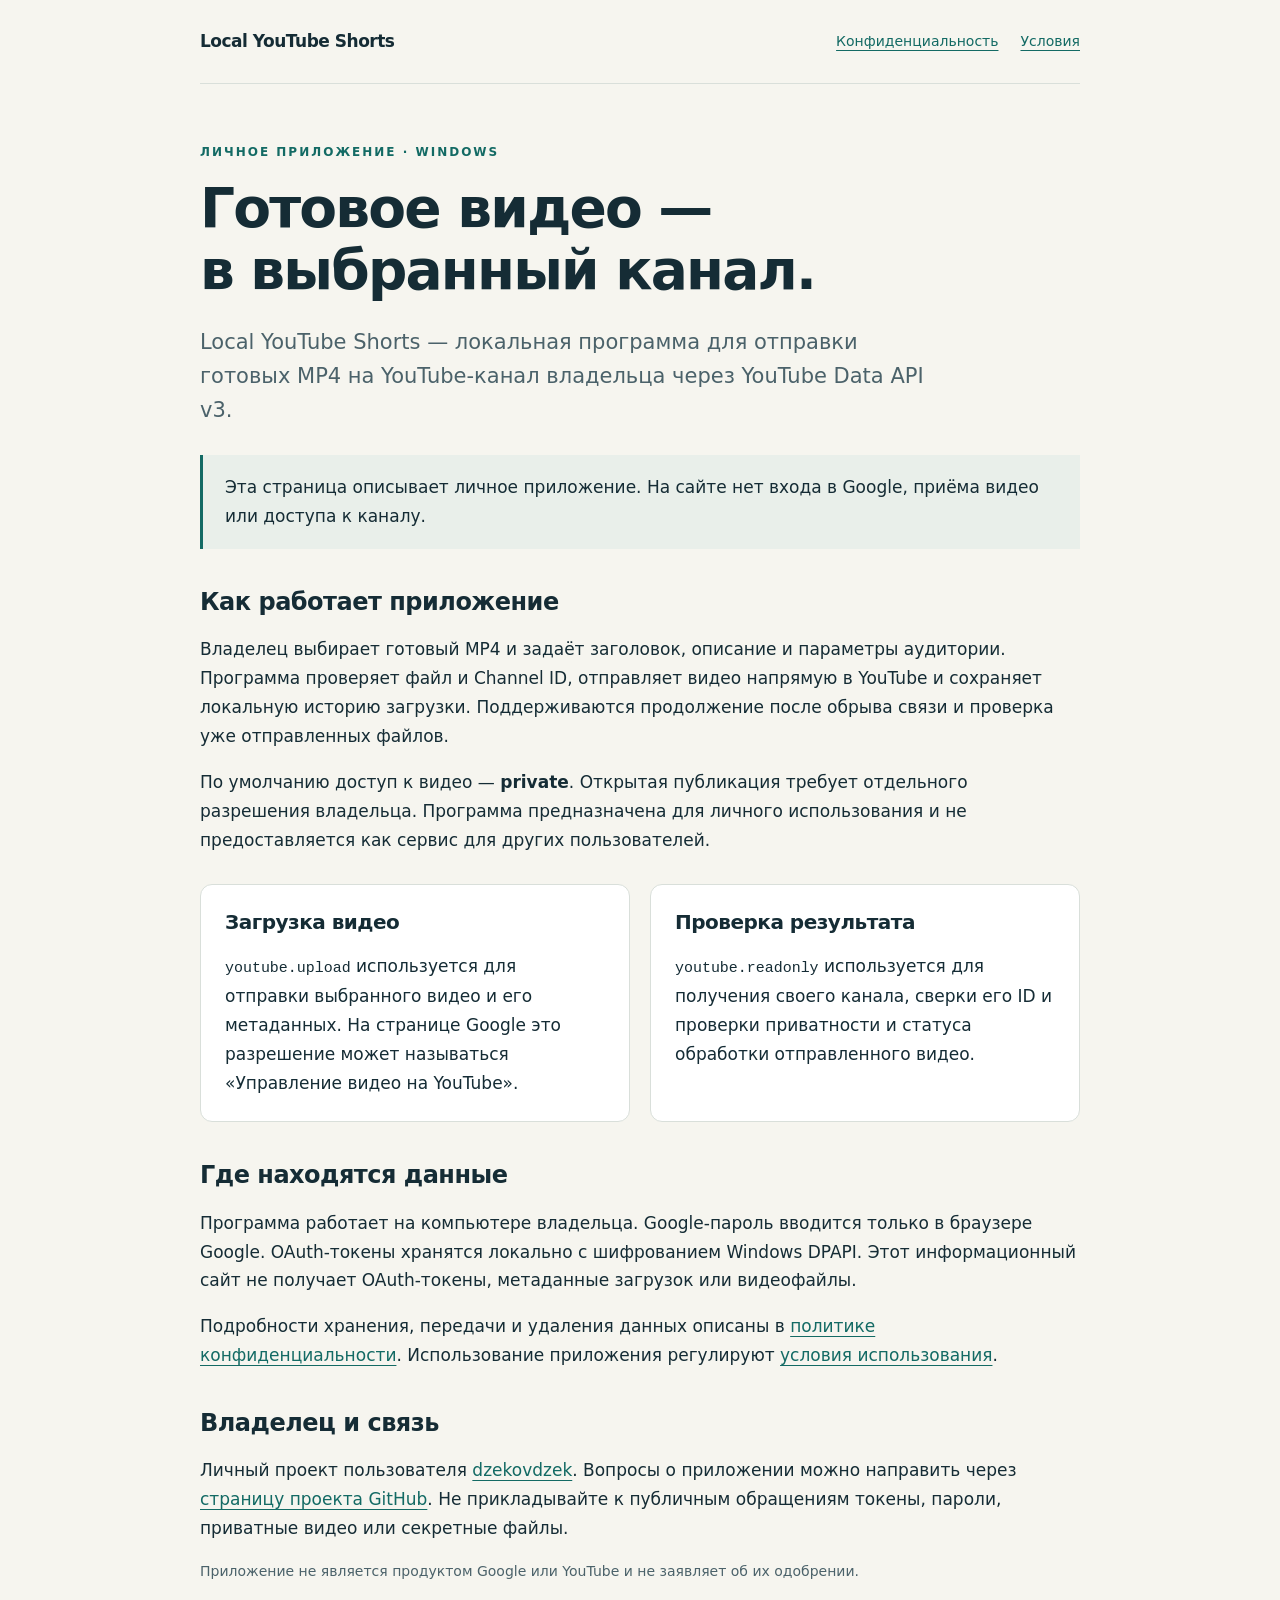
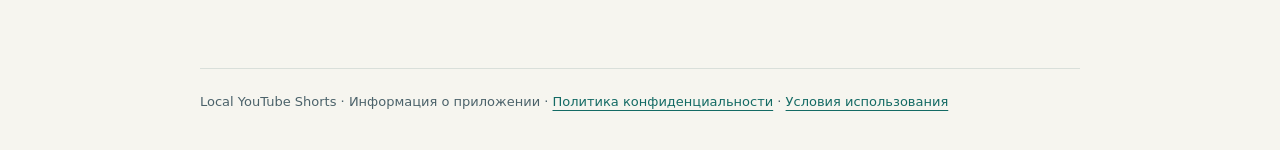
<file: index.html>
<!doctype html>
<html lang="ru"><head><meta charset="utf-8"><meta name="viewport" content="width=device-width,initial-scale=1"><meta name="google-site-verification" content="c-4CZGrelzIzql3KWDiQj2Z44vmmpo_HIqvW35C35YI"><meta name="description" content="Local YouTube Shorts — личный локальный загрузчик готовых видео в YouTube через официальный API."><title>Local YouTube Shorts — локальный загрузчик</title><link rel="stylesheet" href="style.css"></head>
<body><header><a class="brand" href="index.html">Local YouTube Shorts</a><nav aria-label="Документы"><a href="privacy.html">Конфиденциальность</a><a href="terms.html">Условия</a></nav></header>
<main><div class="eyebrow">Личное приложение · Windows</div><h1>Готовое видео —<br>в выбранный канал.</h1><p class="lead">Local YouTube Shorts — локальная программа для отправки готовых MP4 на YouTube-канал владельца через YouTube Data API v3.</p><div class="note">Эта страница описывает личное приложение. На сайте нет входа в Google, приёма видео или доступа к каналу.</div>
<h2>Как работает приложение</h2><p>Владелец выбирает готовый MP4 и задаёт заголовок, описание и параметры аудитории. Программа проверяет файл и Channel ID, отправляет видео напрямую в YouTube и сохраняет локальную историю загрузки. Поддерживаются продолжение после обрыва связи и проверка уже отправленных файлов.</p><p>По умолчанию доступ к видео — <strong>private</strong>. Открытая публикация требует отдельного разрешения владельца. Программа предназначена для личного использования и не предоставляется как сервис для других пользователей.</p>
<div class="cards"><section class="card"><h2>Загрузка видео</h2><p><code>youtube.upload</code> используется для отправки выбранного видео и его метаданных. На странице Google это разрешение может называться «Управление видео на YouTube».</p></section><section class="card"><h2>Проверка результата</h2><p><code>youtube.readonly</code> используется для получения своего канала, сверки его ID и проверки приватности и статуса обработки отправленного видео.</p></section></div>
<h2>Где находятся данные</h2><p>Программа работает на компьютере владельца. Google-пароль вводится только в браузере Google. OAuth-токены хранятся локально с шифрованием Windows DPAPI. Этот информационный сайт не получает OAuth-токены, метаданные загрузок или видеофайлы.</p><p>Подробности хранения, передачи и удаления данных описаны в <a href="privacy.html">политике конфиденциальности</a>. Использование приложения регулируют <a href="terms.html">условия использования</a>.</p>
<h2>Владелец и связь</h2><p>Личный проект пользователя <a href="https://github.com/dzekovdzek">dzekovdzek</a>. Вопросы о приложении можно направить через <a href="https://github.com/dzekovdzek/local-shorts-info/issues">страницу проекта GitHub</a>. Не прикладывайте к публичным обращениям токены, пароли, приватные видео или секретные файлы.</p><p class="small">Приложение не является продуктом Google или YouTube и не заявляет об их одобрении.</p></main>
<footer>Local YouTube Shorts · Информация о приложении · <a href="privacy.html">Политика конфиденциальности</a> · <a href="terms.html">Условия использования</a></footer></body></html>
</file>
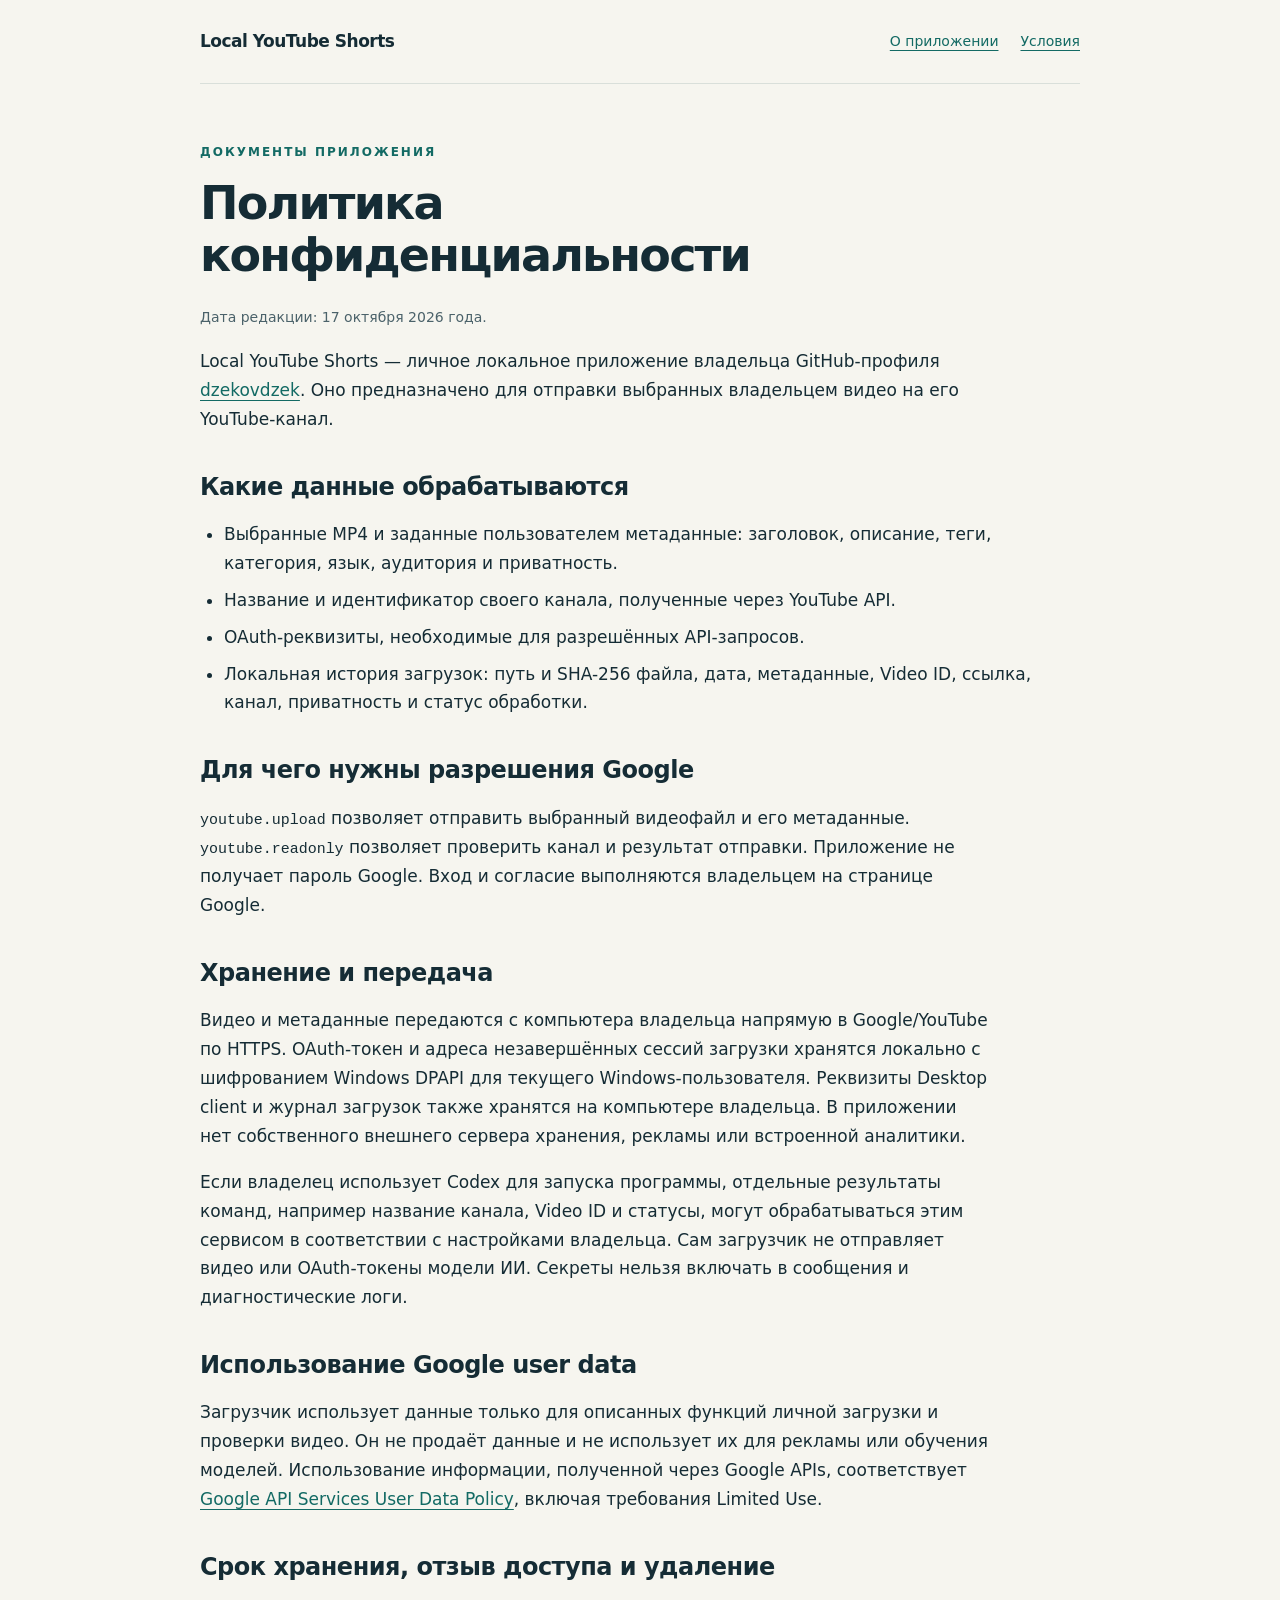
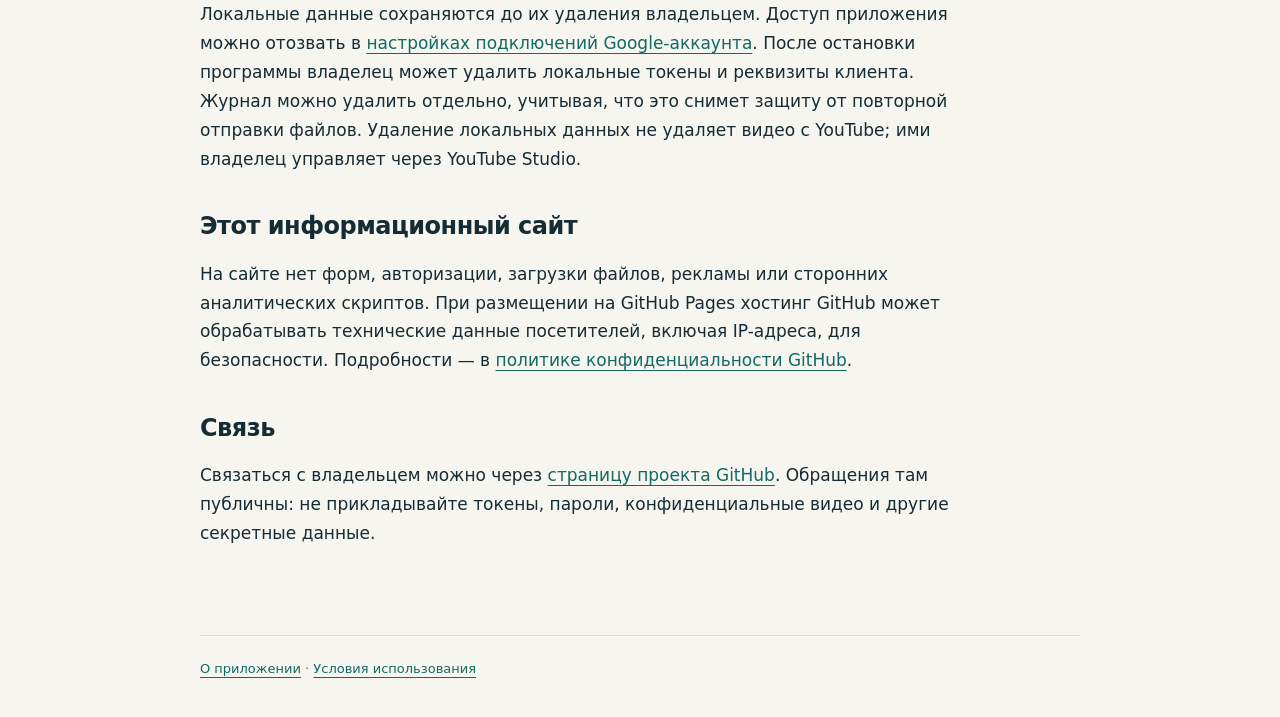
<file: privacy.html>
<!doctype html><html lang="ru"><head><meta charset="utf-8"><meta name="viewport" content="width=device-width,initial-scale=1"><title>Политика конфиденциальности — Local YouTube Shorts</title><link rel="stylesheet" href="style.css"></head><body><header><a class="brand" href="index.html">Local YouTube Shorts</a><nav aria-label="Документы"><a href="index.html">О приложении</a><a href="terms.html">Условия</a></nav></header><main class="doc"><div class="eyebrow">Документы приложения</div><h1>Политика конфиденциальности</h1><p class="small">Дата редакции: 17 октября 2026 года.</p><p>Local YouTube Shorts — личное локальное приложение владельца GitHub-профиля <a href="https://github.com/dzekovdzek">dzekovdzek</a>. Оно предназначено для отправки выбранных владельцем видео на его YouTube-канал.</p>
<h2>Какие данные обрабатываются</h2><ul><li>Выбранные MP4 и заданные пользователем метаданные: заголовок, описание, теги, категория, язык, аудитория и приватность.</li><li>Название и идентификатор своего канала, полученные через YouTube API.</li><li>OAuth-реквизиты, необходимые для разрешённых API-запросов.</li><li>Локальная история загрузок: путь и SHA-256 файла, дата, метаданные, Video ID, ссылка, канал, приватность и статус обработки.</li></ul>
<h2>Для чего нужны разрешения Google</h2><p><code>youtube.upload</code> позволяет отправить выбранный видеофайл и его метаданные. <code>youtube.readonly</code> позволяет проверить канал и результат отправки. Приложение не получает пароль Google. Вход и согласие выполняются владельцем на странице Google.</p>
<h2>Хранение и передача</h2><p>Видео и метаданные передаются с компьютера владельца напрямую в Google/YouTube по HTTPS. OAuth-токен и адреса незавершённых сессий загрузки хранятся локально с шифрованием Windows DPAPI для текущего Windows-пользователя. Реквизиты Desktop client и журнал загрузок также хранятся на компьютере владельца. В приложении нет собственного внешнего сервера хранения, рекламы или встроенной аналитики.</p><p>Если владелец использует Codex для запуска программы, отдельные результаты команд, например название канала, Video ID и статусы, могут обрабатываться этим сервисом в соответствии с настройками владельца. Сам загрузчик не отправляет видео или OAuth-токены модели ИИ. Секреты нельзя включать в сообщения и диагностические логи.</p>
<h2>Использование Google user data</h2><p>Загрузчик использует данные только для описанных функций личной загрузки и проверки видео. Он не продаёт данные и не использует их для рекламы или обучения моделей. Использование информации, полученной через Google APIs, соответствует <a href="https://developers.google.com/terms/api-services-user-data-policy">Google API Services User Data Policy</a>, включая требования Limited Use.</p>
<h2>Срок хранения, отзыв доступа и удаление</h2><p>Локальные данные сохраняются до их удаления владельцем. Доступ приложения можно отозвать в <a href="https://myaccount.google.com/connections">настройках подключений Google-аккаунта</a>. После остановки программы владелец может удалить локальные токены и реквизиты клиента. Журнал можно удалить отдельно, учитывая, что это снимет защиту от повторной отправки файлов. Удаление локальных данных не удаляет видео с YouTube; ими владелец управляет через YouTube Studio.</p>
<h2>Этот информационный сайт</h2><p>На сайте нет форм, авторизации, загрузки файлов, рекламы или сторонних аналитических скриптов. При размещении на GitHub Pages хостинг GitHub может обрабатывать технические данные посетителей, включая IP-адреса, для безопасности. Подробности — в <a href="https://docs.github.com/en/site-policy/privacy-policies/github-general-privacy-statement">политике конфиденциальности GitHub</a>.</p>
<h2>Связь</h2><p>Связаться с владельцем можно через <a href="https://github.com/dzekovdzek/local-shorts-info/issues">страницу проекта GitHub</a>. Обращения там публичны: не прикладывайте токены, пароли, конфиденциальные видео и другие секретные данные.</p></main><footer><a href="index.html">О приложении</a> · <a href="terms.html">Условия использования</a></footer></body></html>
</file>
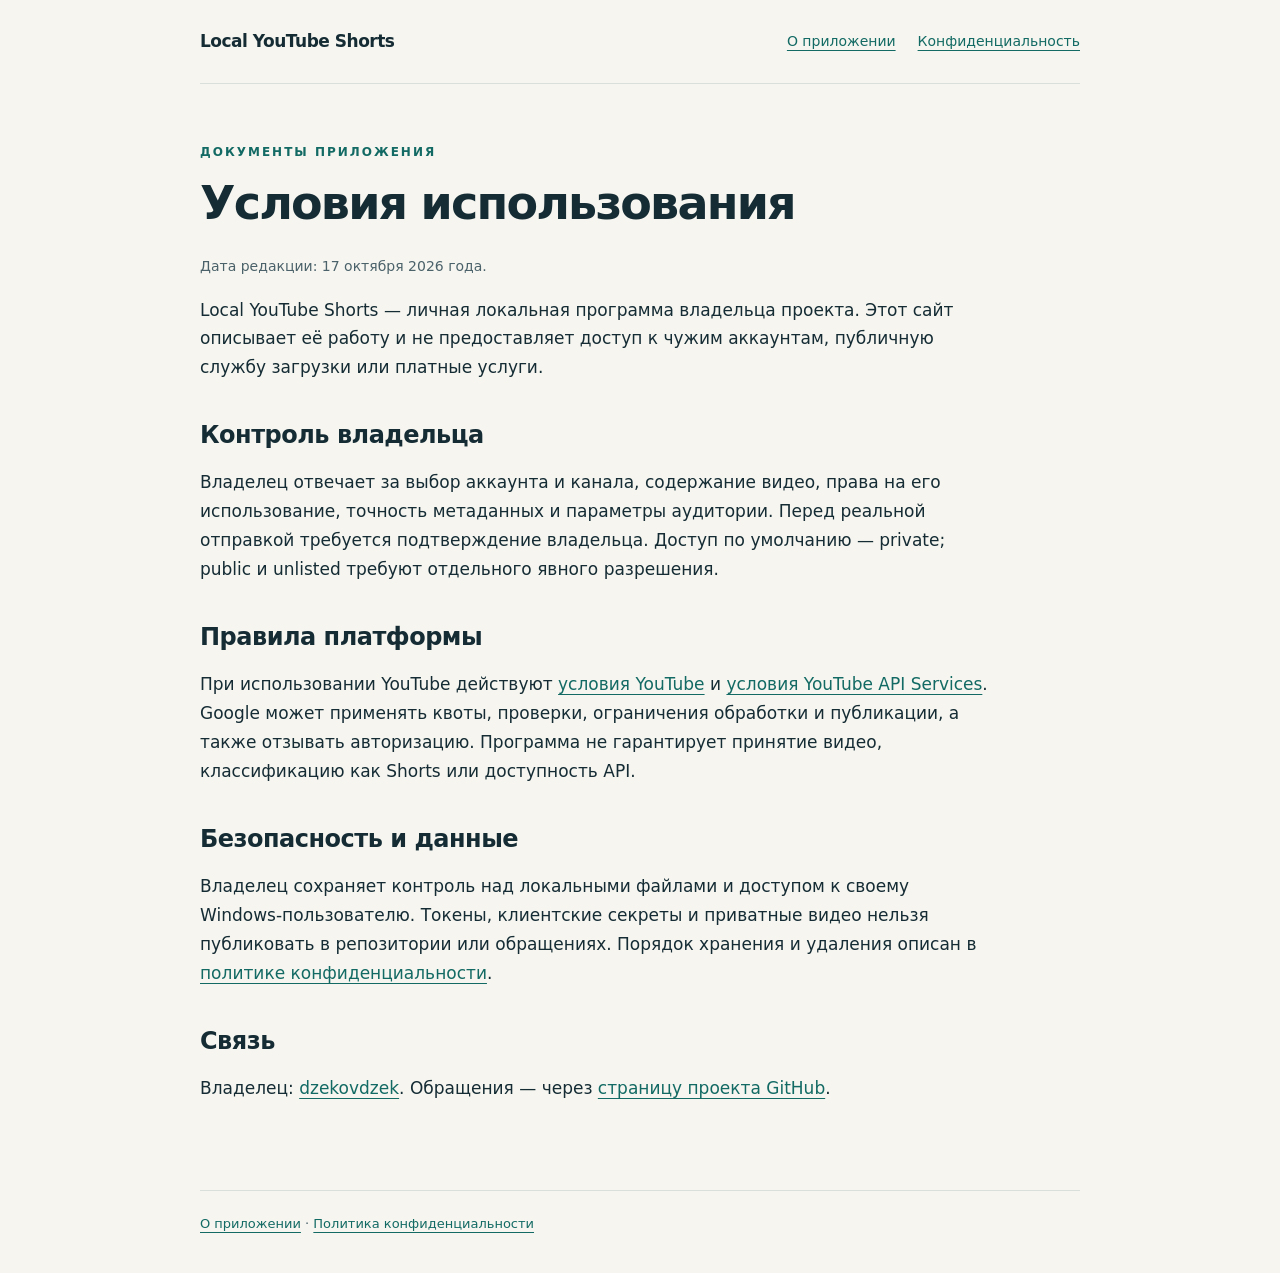
<file: terms.html>
<!doctype html><html lang="ru"><head><meta charset="utf-8"><meta name="viewport" content="width=device-width,initial-scale=1"><title>Условия использования — Local YouTube Shorts</title><link rel="stylesheet" href="style.css"></head><body><header><a class="brand" href="index.html">Local YouTube Shorts</a><nav aria-label="Документы"><a href="index.html">О приложении</a><a href="privacy.html">Конфиденциальность</a></nav></header><main class="doc"><div class="eyebrow">Документы приложения</div><h1>Условия использования</h1><p class="small">Дата редакции: 17 октября 2026 года.</p><p>Local YouTube Shorts — личная локальная программа владельца проекта. Этот сайт описывает её работу и не предоставляет доступ к чужим аккаунтам, публичную службу загрузки или платные услуги.</p><h2>Контроль владельца</h2><p>Владелец отвечает за выбор аккаунта и канала, содержание видео, права на его использование, точность метаданных и параметры аудитории. Перед реальной отправкой требуется подтверждение владельца. Доступ по умолчанию — private; public и unlisted требуют отдельного явного разрешения.</p><h2>Правила платформы</h2><p>При использовании YouTube действуют <a href="https://www.youtube.com/t/terms">условия YouTube</a> и <a href="https://developers.google.com/youtube/terms/api-services-terms-of-service">условия YouTube API Services</a>. Google может применять квоты, проверки, ограничения обработки и публикации, а также отзывать авторизацию. Программа не гарантирует принятие видео, классификацию как Shorts или доступность API.</p><h2>Безопасность и данные</h2><p>Владелец сохраняет контроль над локальными файлами и доступом к своему Windows-пользователю. Токены, клиентские секреты и приватные видео нельзя публиковать в репозитории или обращениях. Порядок хранения и удаления описан в <a href="privacy.html">политике конфиденциальности</a>.</p><h2>Связь</h2><p>Владелец: <a href="https://github.com/dzekovdzek">dzekovdzek</a>. Обращения — через <a href="https://github.com/dzekovdzek/local-shorts-info/issues">страницу проекта GitHub</a>.</p></main><footer><a href="index.html">О приложении</a> · <a href="privacy.html">Политика конфиденциальности</a></footer></body></html>
</file>
<file: style.css>
:root{color-scheme:light;--ink:#152c35;--muted:#4b626a;--accent:#136a64;--paper:#f6f5ef;--line:#d9dfda}
*{box-sizing:border-box}body{margin:0;background:var(--paper);color:var(--ink);font:17px/1.7 system-ui,-apple-system,"Segoe UI",sans-serif}a{color:var(--accent);text-underline-offset:4px}a:hover{color:#0b423e}header,main,footer{width:min(880px,calc(100% - 40px));margin:auto}header{display:flex;justify-content:space-between;gap:24px;align-items:center;padding:27px 0;border-bottom:1px solid var(--line)}.brand{font-weight:750;letter-spacing:-.5px;text-decoration:none;color:var(--ink)}nav{display:flex;gap:22px;font-size:14px}main{padding:58px 0 70px}.eyebrow{color:var(--accent);font-size:12px;font-weight:750;letter-spacing:2px;text-transform:uppercase}h1{font-size:clamp(34px,6vw,55px);line-height:1.12;letter-spacing:-1.8px;margin:16px 0 25px;max-width:760px}h2{font-size:24px;line-height:1.3;margin:38px 0 12px;letter-spacing:-.5px}.lead{font-size:21px;line-height:1.6;max-width:750px;color:var(--muted)}.note{padding:18px 22px;background:#e9efea;border-left:3px solid var(--accent);margin:28px 0}.cards{display:grid;grid-template-columns:1fr 1fr;gap:20px;margin:30px 0}.card{background:#fff;padding:24px;border:1px solid var(--line);border-radius:12px}.card h2{margin:0 0 12px;font-size:20px}.card p{margin-bottom:0}.small{font-size:14px;color:var(--muted)}code{font-size:.88em;overflow-wrap:anywhere}footer{border-top:1px solid var(--line);padding:22px 0 38px;font-size:13px;color:var(--muted)}ul{padding-left:24px}li{margin:8px 0}.doc h1{font-size:clamp(32px,5vw,46px)}.doc p{max-width:790px}a:focus-visible{outline:3px solid #d69d39;outline-offset:5px}@media(max-width:620px){header{align-items:flex-start;flex-direction:column;gap:12px}nav{flex-wrap:wrap;gap:15px}main{padding-top:35px}.cards{grid-template-columns:1fr}h1{letter-spacing:-1px}.lead{font-size:19px}}
</file>
